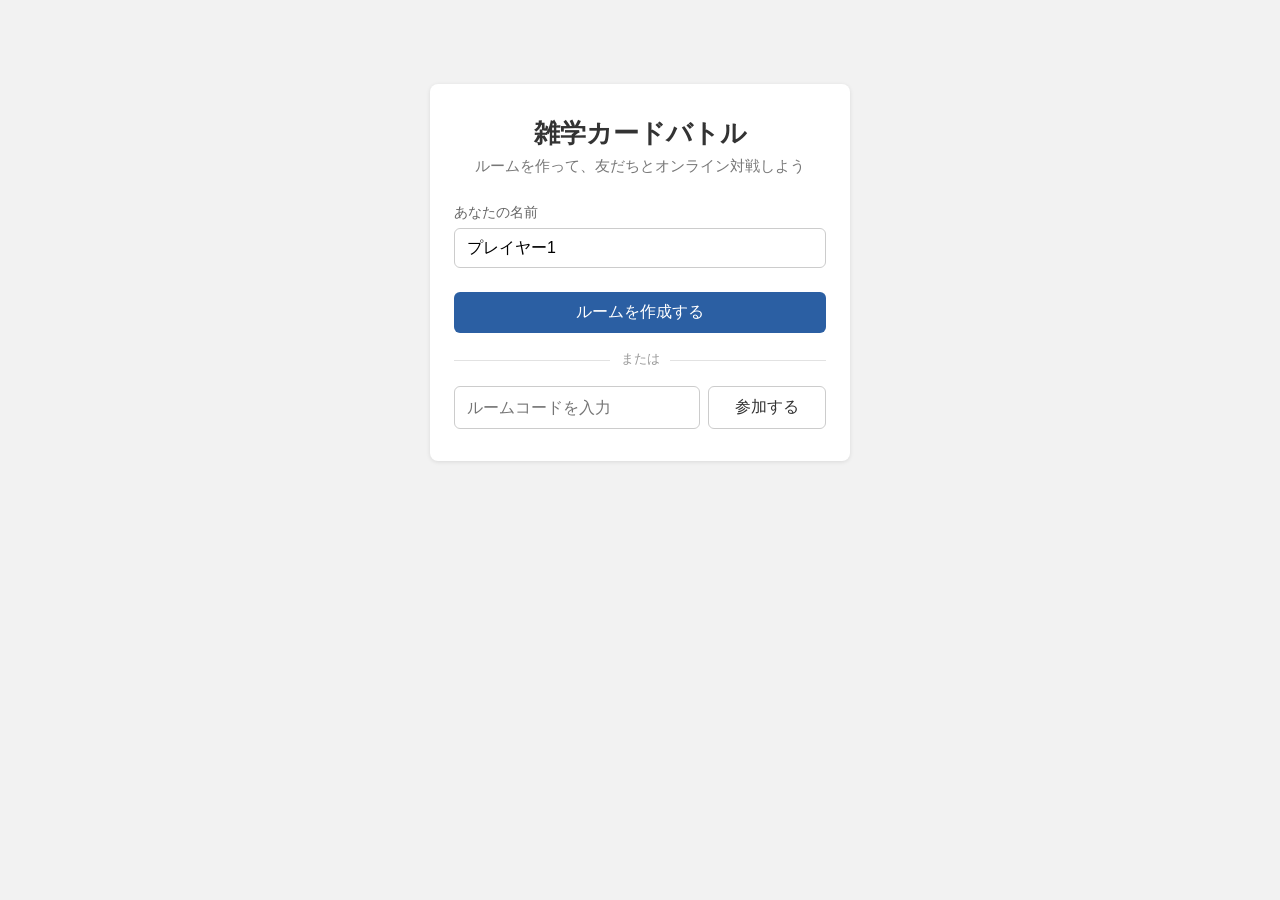
<file: index.html>
<!DOCTYPE html>
<html lang="ja">
<head>
<meta charset="UTF-8">
<meta name="viewport" content="width=device-width, initial-scale=1.0">
<title>雑学カードバトル</title>
<link rel="stylesheet" href="style.css">
</head>
<body>
<div id="app">

  <!-- ============ タイトル / ルーム選択画面 ============ -->
  <section id="screen-title" class="screen">
    <div class="panel title-panel">
      <h1 class="app-title">雑学カードバトル</h1>
      <p class="app-subtitle">ルームを作って、友だちとオンライン対戦しよう</p>

      <div class="field-group">
        <label for="input-player-name">あなたの名前</label>
        <input type="text" id="input-player-name" maxlength="10" placeholder="プレイヤー名" value="プレイヤー1">
      </div>

      <div class="title-actions">
        <button id="btn-create-room" class="btn btn-primary btn-block" type="button">ルームを作成する</button>

        <div class="divider"><span>または</span></div>

        <div class="join-row">
          <input type="text" id="input-room-code" maxlength="6" placeholder="ルームコードを入力" autocomplete="off">
          <button id="btn-join-room" class="btn btn-outline" type="button">参加する</button>
        </div>
      </div>

      <p id="title-error" class="field-error hidden"></p>
    </div>
  </section>

  <!-- ============ ルーム待機画面 ============ -->
  <section id="screen-room" class="screen hidden">
    <div class="panel room-panel">
      <button id="btn-leave-room" class="link-btn" type="button">&larr; タイトルに戻る</button>

      <h2 class="room-heading">対戦ルーム</h2>

      <div class="room-code-box">
        <span class="room-code-label">ルームコード</span>
        <span id="room-code-value" class="room-code-value">------</span>
        <button id="btn-copy-code" class="btn btn-small btn-outline" type="button">コピー</button>
      </div>

      <div id="room-status" class="room-status">
        <span class="spinner" id="room-spinner"></span>
        <span id="room-status-text">相手の参加を待っています…</span>
      </div>

      <div class="player-slots">
        <div class="player-slot" id="slot-host">
          <div class="player-avatar" id="slot-host-avatar">A</div>
          <div class="player-info">
            <p class="player-name" id="slot-host-name">-</p>
            <p class="player-role">ホスト</p>
          </div>
          <span class="ready-badge" id="slot-host-ready">準備中</span>
        </div>
        <div class="player-slot is-empty" id="slot-guest">
          <div class="player-avatar" id="slot-guest-avatar">B</div>
          <div class="player-info">
            <p class="player-name" id="slot-guest-name">未参加</p>
            <p class="player-role">ゲスト</p>
          </div>
          <span class="ready-badge" id="slot-guest-ready">未参加</span>
        </div>
      </div>

      <div class="room-actions">
        <button id="btn-toggle-ready" class="btn btn-true" type="button">準備完了にする</button>
        <button id="btn-start-game" class="btn btn-primary hidden" type="button">対戦を開始する</button>
      </div>

      <button id="btn-demo-opponent" class="link-btn demo-link" type="button">［動作確認用］相手を参加させる</button>
    </div>
  </section>

  <!-- ============ ゲーム画面（既存） ============ -->
  <div id="screen-game" class="screen hidden">

    <header id="score-board">
      <div class="player-score" id="score-a">Aさん: 0</div>
      <div class="target-info">先取 <span id="target-score">3</span> 点で勝利</div>
      <div class="player-score" id="score-b">Bさん: 0</div>
    </header>

    <main id="game-screen">
      <p id="turn-indicator"></p>

      <section id="phase-select" class="phase hidden">
        <p class="phase-message">出題する雑学を1つ選んでください</p>
        <div id="card-row" class="card-row"></div>
      </section>

      <section id="phase-guess" class="phase hidden">
        <p class="phase-message">この雑学は本当？ウソ？</p>
        <div class="card card-large" id="guess-card"></div>
        <div class="guess-buttons">
          <button id="btn-true" class="btn btn-true" type="button">本当</button>
          <button id="btn-false" class="btn btn-false" type="button">ウソ</button>
        </div>
      </section>

      <section id="phase-turn-result" class="phase hidden">
        <h2 id="result-heading"></h2>
        <div class="card card-large" id="result-card"></div>
        <p id="result-answer" class="result-answer"></p>
        <p id="result-explanation" class="explanation"></p>
        <button id="btn-next-turn" class="btn" type="button">次のターンへ</button>
      </section>
    </main>

    <section id="result-screen" class="hidden">
      <h1 id="winner-heading"></h1>
      <p id="final-score"></p>
      <h3>この対戦で出題された雑学</h3>
      <div id="history-list"></div>
      <button id="btn-restart" class="btn" type="button">もう一度あそぶ</button>
    </section>

  </div>

  <div id="card-modal" class="modal hidden">
    <div class="modal-backdrop"></div>
    <div class="card card-expanded" id="modal-card"></div>
    <div class="modal-buttons">
      <button id="btn-decide" class="btn btn-decide" type="button">この雑学に決定する</button>
      <button id="btn-cancel" class="btn btn-cancel" type="button">戻る</button>
    </div>
  </div>

  <div id="pass-overlay" class="modal hidden">
    <div class="modal-backdrop"></div>
    <div class="pass-message">
      <p id="pass-text"></p>
      <button id="btn-pass-ready" class="btn" type="button">準備完了</button>
    </div>
  </div>

</div>

<script type="module" src="gameEngine.js"></script>
<script type="module" src="ui.js"></script>
<script type="module" src="room.js"></script>
</body>
</html>
</file>
<file: style.css>
* {
  box-sizing: border-box;
}

body {
  margin: 0;
  padding: 0;
  font-family: "Hiragino Kaku Gothic ProN", "Yu Gothic", "Meiryo", sans-serif;
  background: #f2f2f2;
  color: #333;
}

#app {
  max-width: 900px;
  margin: 0 auto;
  padding: 24px 16px 60px;
}

.hidden {
  display: none !important;
}

#score-board {
  display: flex;
  justify-content: space-between;
  align-items: center;
  background: #fff;
  border-radius: 8px;
  padding: 14px 24px;
  margin-bottom: 20px;
  box-shadow: 0 1px 4px rgba(0, 0, 0, 0.1);
}

.player-score {
  font-size: 1.1rem;
  font-weight: bold;
}

.target-info {
  font-size: 0.9rem;
  color: #777;
}

#game-screen {
  background: #fff;
  border-radius: 8px;
  padding: 32px 24px;
  min-height: 420px;
  box-shadow: 0 1px 4px rgba(0, 0, 0, 0.1);
  text-align: center;
}

#turn-indicator {
  color: #666;
  margin-bottom: 8px;
}

.phase-message {
  font-size: 1.15rem;
  margin: 0 0 28px;
}

.card {
  background: #fff;
  border: 1px solid #ddd;
  border-radius: 10px;
  box-shadow: 0 2px 6px rgba(0, 0, 0, 0.15);
  cursor: pointer;
  transition: transform 0.2s ease, box-shadow 0.2s ease;
}

.card-inner {
  height: 100%;
  display: flex;
  align-items: center;
  justify-content: center;
  padding: 14px;
}

.card-text {
  font-size: 0.95rem;
  line-height: 1.5;
  margin: 0;
}

.card-row {
  display: flex;
  align-items: center;
  justify-content: center;
  gap: 16px;
  height: 220px;
}

.row-card {
  width: 130px;
  height: 190px;
  animation: deal-in 0.5s ease-out both;
  animation-delay: var(--delay, 0s);
}

.row-card:hover {
  transform: translateY(-16px) scale(1.04);
  box-shadow: 0 10px 18px rgba(0, 0, 0, 0.25);
  z-index: 10;
}

@keyframes deal-in {
  from {
    opacity: 0;
    transform: translateX(var(--start-x, -160px)) scale(0.85);
  }
  to {
    opacity: 1;
    transform: translateX(0) scale(1);
  }
}

.card-large {
  width: 280px;
  height: 180px;
  margin: 0 auto 24px;
  cursor: default;
}

.card-expanded {
  width: 320px;
  height: 220px;
  cursor: default;
}

.guess-buttons {
  display: flex;
  justify-content: center;
  gap: 20px;
}

.result-answer {
  font-weight: bold;
  margin: 0 0 8px;
}

.explanation {
  max-width: 520px;
  margin: 0 auto;
  padding: 14px 18px;
  background: #f8f8f8;
  border-left: 4px solid #999;
  text-align: left;
  line-height: 1.6;
}

.btn {
  padding: 10px 26px;
  font-size: 1rem;
  border: none;
  border-radius: 6px;
  background: #333;
  color: #fff;
  cursor: pointer;
  margin-top: 20px;
}

.btn:hover {
  background: #555;
}

.btn-true {
  background: #2b7a4b;
  margin-top: 0;
}
.btn-true:hover {
  background: #35995c;
}

.btn-false {
  background: #a33333;
  margin-top: 0;
}
.btn-false:hover {
  background: #c24444;
}

.btn-cancel {
  background: #888;
}
.btn-cancel:hover {
  background: #999;
}

.modal {
  position: fixed;
  inset: 0;
  z-index: 100;
  display: flex;
  flex-direction: column;
  align-items: center;
  justify-content: center;
}

.modal-backdrop {
  position: absolute;
  inset: 0;
  background: rgba(0, 0, 0, 0.55);
}

.card-expanded,
.pass-message {
  position: relative;
  z-index: 1;
}

.modal-buttons {
  position: relative;
  z-index: 1;
  display: flex;
  gap: 16px;
  margin-top: 20px;
}

.pass-message {
  background: #fff;
  border-radius: 10px;
  padding: 32px 40px;
  text-align: center;
  max-width: 360px;
}

#result-screen {
  background: #fff;
  border-radius: 8px;
  padding: 40px 24px;
  text-align: center;
  box-shadow: 0 1px 4px rgba(0, 0, 0, 0.1);
}

#winner-heading {
  font-size: 1.8rem;
  margin: 0 0 8px;
}

#final-score {
  color: #555;
  margin: 0 0 24px;
}

#history-list {
  text-align: left;
  max-width: 560px;
  margin: 0 auto;
}

.history-item {
  border-top: 1px solid #eee;
  padding: 14px 0;
}

.history-item:first-child {
  border-top: none;
}

.history-turn {
  font-weight: bold;
  margin: 0 0 4px;
}

.history-answer {
  margin: 0 0 4px;
  color: #444;
}

.history-explanation {
  margin: 0;
  color: #777;
  font-size: 0.9rem;
}

/* ============ タイトル / ルーム画面 ============ */

.screen {
  animation: fade-in 0.25s ease-out both;
}

@keyframes fade-in {
  from {
    opacity: 0;
    transform: translateY(6px);
  }
  to {
    opacity: 1;
    transform: translateY(0);
  }
}

.panel {
  background: #fff;
  border-radius: 8px;
  padding: 32px 24px;
  box-shadow: 0 1px 4px rgba(0, 0, 0, 0.1);
  text-align: center;
}

.title-panel {
  max-width: 420px;
  margin: 60px auto;
}

.app-title {
  margin: 0 0 6px;
  font-size: 1.6rem;
}

.app-subtitle {
  margin: 0 0 28px;
  color: #777;
  font-size: 0.92rem;
}

.field-group {
  text-align: left;
  margin-bottom: 24px;
}

.field-group label {
  display: block;
  font-size: 0.85rem;
  color: #666;
  margin-bottom: 6px;
}

.field-group input[type="text"],
.join-row input[type="text"] {
  width: 100%;
  padding: 10px 12px;
  font-size: 1rem;
  border: 1px solid #ccc;
  border-radius: 6px;
  font-family: inherit;
}

.field-group input[type="text"]:focus,
.join-row input[type="text"]:focus {
  outline: none;
  border-color: #888;
}

.title-actions {
  text-align: left;
}

.btn-block {
  width: 100%;
  margin-top: 0;
}

.btn-primary {
  background: #2b5fa3;
}
.btn-primary:hover {
  background: #3a72bc;
}

.btn-outline {
  background: #fff;
  color: #333;
  border: 1px solid #ccc;
}
.btn-outline:hover {
  background: #f2f2f2;
}

.btn-small {
  padding: 6px 14px;
  font-size: 0.85rem;
  margin-top: 0;
}

.divider {
  position: relative;
  text-align: center;
  margin: 18px 0;
  color: #999;
  font-size: 0.8rem;
}

.divider::before,
.divider::after {
  content: "";
  position: absolute;
  top: 50%;
  width: 42%;
  border-top: 1px solid #e2e2e2;
}
.divider::before {
  left: 0;
}
.divider::after {
  right: 0;
}

.join-row {
  display: flex;
  gap: 8px;
}

.join-row .btn {
  margin-top: 0;
  white-space: nowrap;
}

.field-error {
  margin: 16px 0 0;
  color: #a33333;
  font-size: 0.85rem;
  text-align: left;
}

/* ---- ルーム待機画面 ---- */

.room-panel {
  max-width: 480px;
  margin: 40px auto;
  position: relative;
}

.link-btn {
  background: none;
  border: none;
  color: #666;
  font-size: 0.85rem;
  cursor: pointer;
  padding: 0;
  display: block;
  text-align: left;
  margin-bottom: 12px;
}
.link-btn:hover {
  color: #333;
  text-decoration: underline;
}

.room-heading {
  margin: 0 0 20px;
  font-size: 1.3rem;
}

.room-code-box {
  display: flex;
  align-items: center;
  justify-content: center;
  gap: 10px;
  background: #f8f8f8;
  border-radius: 8px;
  padding: 14px;
  margin-bottom: 18px;
}

.room-code-label {
  font-size: 0.8rem;
  color: #777;
}

.room-code-value {
  font-size: 1.3rem;
  font-weight: bold;
  letter-spacing: 0.15em;
  font-family: "Courier New", monospace;
}

.room-status {
  display: flex;
  align-items: center;
  justify-content: center;
  gap: 10px;
  color: #666;
  font-size: 0.9rem;
  margin-bottom: 22px;
  min-height: 20px;
}

.spinner {
  width: 14px;
  height: 14px;
  border: 2px solid #ccc;
  border-top-color: #2b5fa3;
  border-radius: 50%;
  animation: spin 0.8s linear infinite;
}

@keyframes spin {
  to {
    transform: rotate(360deg);
  }
}

.player-slots {
  display: flex;
  flex-direction: column;
  gap: 12px;
  margin-bottom: 24px;
}

.player-slot {
  display: flex;
  align-items: center;
  gap: 14px;
  border: 1px solid #e2e2e2;
  border-radius: 8px;
  padding: 12px 16px;
  text-align: left;
  transition: opacity 0.2s ease;
}

.player-slot.is-empty {
  opacity: 0.55;
  border-style: dashed;
}

.player-avatar {
  width: 40px;
  height: 40px;
  min-width: 40px;
  border-radius: 50%;
  background: #333;
  color: #fff;
  display: flex;
  align-items: center;
  justify-content: center;
  font-weight: bold;
}

.player-info {
  flex: 1;
}

.player-name {
  margin: 0;
  font-weight: bold;
}

.player-role {
  margin: 2px 0 0;
  font-size: 0.78rem;
  color: #888;
}

.ready-badge {
  font-size: 0.78rem;
  padding: 4px 10px;
  border-radius: 999px;
  white-space: nowrap;
}

.badge-ready {
  background: #e3f3e9;
  color: #2b7a4b;
}

.badge-waiting {
  background: #fdf3e0;
  color: #a3781f;
}

.badge-empty {
  background: #eee;
  color: #999;
}

.room-actions {
  display: flex;
  justify-content: center;
  gap: 14px;
  margin-bottom: 20px;
}

.room-actions .btn {
  margin-top: 0;
}

.room-note {
  font-size: 0.78rem;
  color: #999;
  line-height: 1.5;
  margin: 0 0 10px;
}

.demo-link {
  text-align: center;
  margin: 0 auto;
  font-size: 0.78rem;
  color: #aaa;
}

@media (max-width: 480px) {
  .card-row {
    gap: 8px;
  }
  .row-card {
    width: 78px;
    height: 130px;
  }
  .card-large {
    width: 220px;
    height: 150px;
  }
  .card-expanded {
    width: 240px;
    height: 170px;
  }
  .title-panel,
  .room-panel {
    margin: 24px auto;
    padding: 24px 18px;
  }
  .join-row {
    flex-direction: column;
  }
  .room-actions {
    flex-direction: column;
  }
}
</file>
